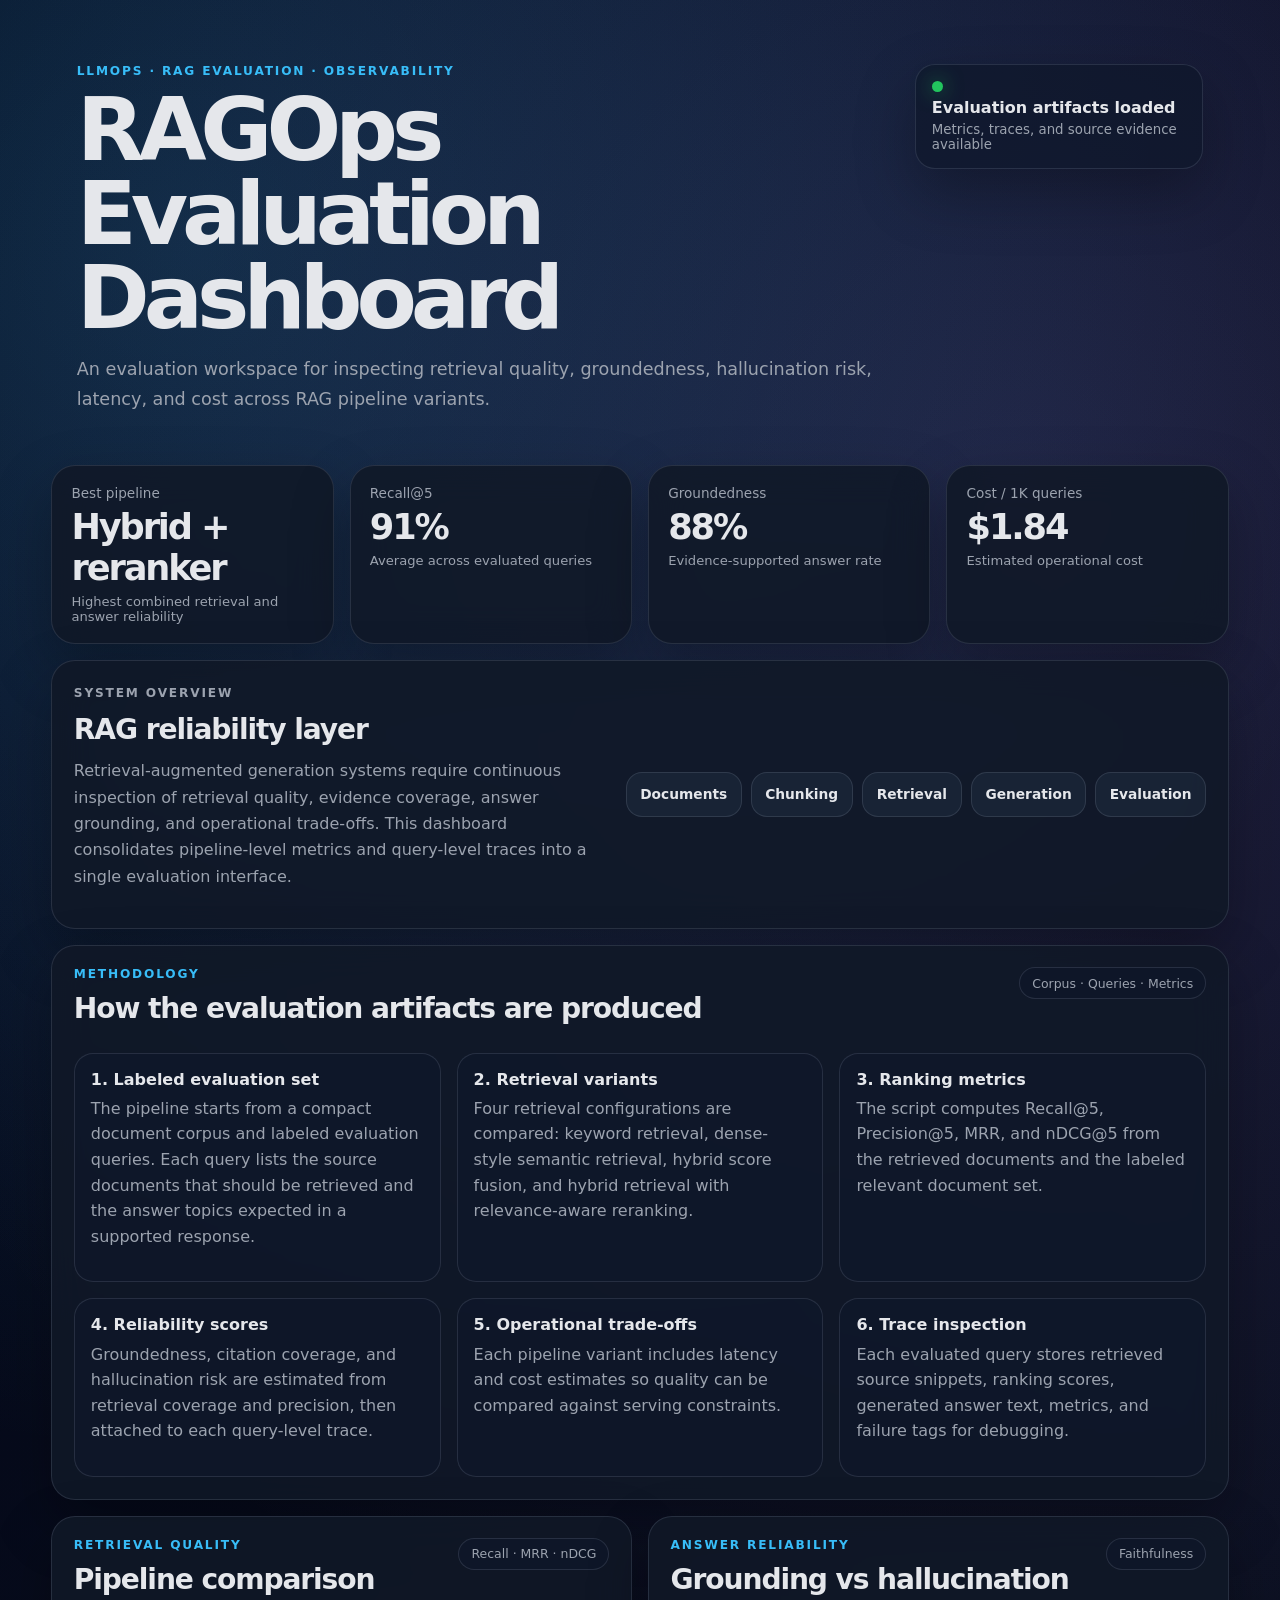
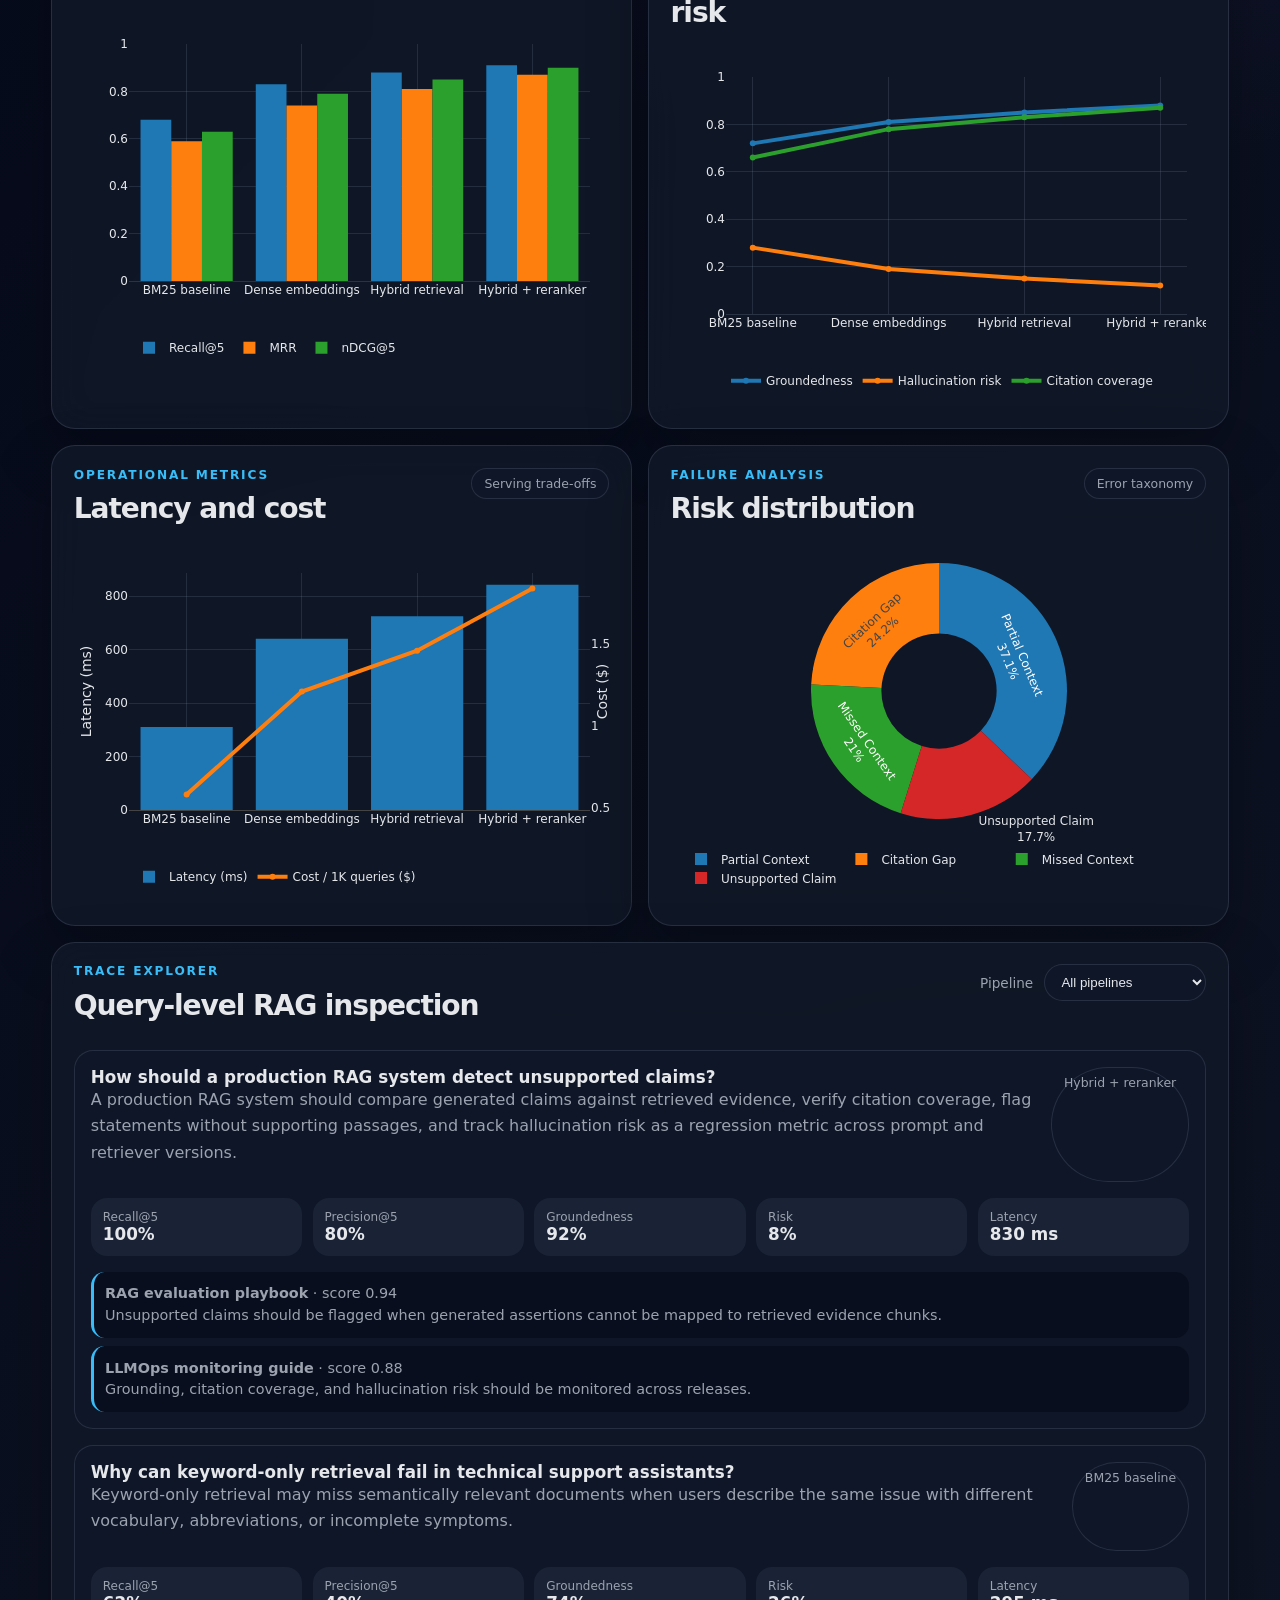
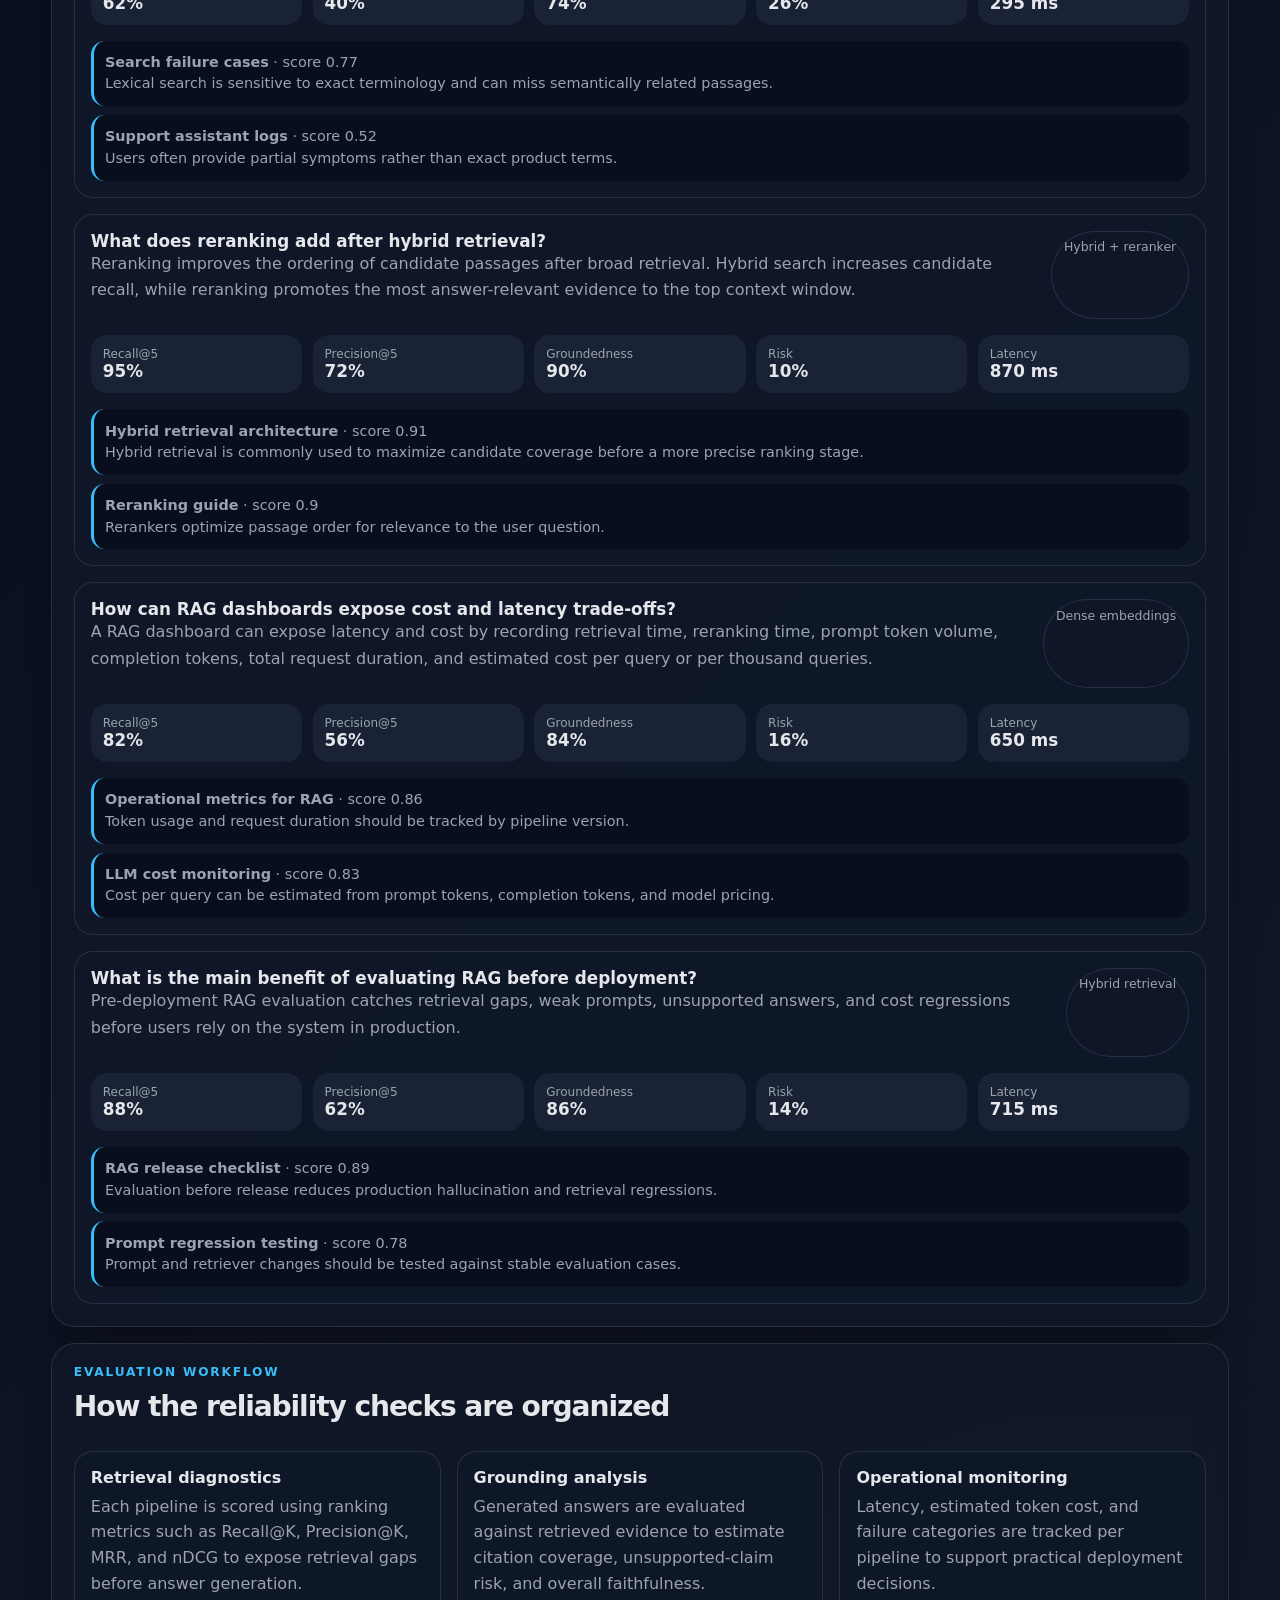
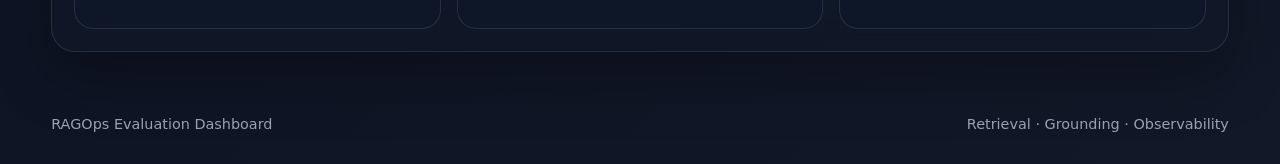
<file: index.html>
<!doctype html>
<html lang="en">
<head>
  <meta charset="utf-8" />
  <meta name="viewport" content="width=device-width, initial-scale=1" />
  <title>RAGOps Evaluation Dashboard</title>
  <meta name="description" content="RAG evaluation dashboard for retrieval quality, grounding, hallucination risk, latency, and cost analysis." />
  <link rel="stylesheet" href="css/styles.css" />
  <script defer src="https://cdn.plot.ly/plotly-2.35.2.min.js"></script>
  <script defer src="js/app.js"></script>
</head>
<body>
  <header class="topbar">
    <div>
      <p class="eyebrow">LLMOps · RAG Evaluation · Observability</p>
      <h1>RAGOps Evaluation Dashboard</h1>
      <p class="subtitle">An evaluation workspace for inspecting retrieval quality, groundedness, hallucination risk, latency, and cost across RAG pipeline variants.</p>
    </div>
    <div class="status-card">
      <span class="status-dot"></span>
      <span>Evaluation artifacts loaded</span>
      <small>Metrics, traces, and source evidence available</small>
    </div>
  </header>

  <main>
    <section class="summary-grid" id="summaryGrid"></section>

    <section class="panel intro-panel">
      <div>
        <p class="eyebrow">System overview</p>
        <h2>RAG reliability layer</h2>
        <p>
          Retrieval-augmented generation systems require continuous inspection of retrieval quality, evidence coverage, answer grounding, and operational trade-offs. This dashboard consolidates pipeline-level metrics and query-level traces into a single evaluation interface.
        </p>
      </div>
      <div class="architecture">
        <div>Documents</div>
        <span>→</span>
        <div>Chunking</div>
        <span>→</span>
        <div>Retrieval</div>
        <span>→</span>
        <div>Generation</div>
        <span>→</span>
        <div>Evaluation</div>
      </div>
    </section>

    <section class="panel">
      <div class="panel-heading">
        <div>
          <p class="eyebrow">Methodology</p>
          <h2>How the evaluation artifacts are produced</h2>
        </div>
        <span class="chip">Corpus · Queries · Metrics</span>
      </div>
      <div class="notes-grid methodology-grid">
        <article>
          <h3>1. Labeled evaluation set</h3>
          <p>The pipeline starts from a compact document corpus and labeled evaluation queries. Each query lists the source documents that should be retrieved and the answer topics expected in a supported response.</p>
        </article>
        <article>
          <h3>2. Retrieval variants</h3>
          <p>Four retrieval configurations are compared: keyword retrieval, dense-style semantic retrieval, hybrid score fusion, and hybrid retrieval with relevance-aware reranking.</p>
        </article>
        <article>
          <h3>3. Ranking metrics</h3>
          <p>The script computes Recall@5, Precision@5, MRR, and nDCG@5 from the retrieved documents and the labeled relevant document set.</p>
        </article>
        <article>
          <h3>4. Reliability scores</h3>
          <p>Groundedness, citation coverage, and hallucination risk are estimated from retrieval coverage and precision, then attached to each query-level trace.</p>
        </article>
        <article>
          <h3>5. Operational trade-offs</h3>
          <p>Each pipeline variant includes latency and cost estimates so quality can be compared against serving constraints.</p>
        </article>
        <article>
          <h3>6. Trace inspection</h3>
          <p>Each evaluated query stores retrieved source snippets, ranking scores, generated answer text, metrics, and failure tags for debugging.</p>
        </article>
      </div>
    </section>

    <section class="grid-2">
      <div class="panel">
        <div class="panel-heading">
          <div>
            <p class="eyebrow">Retrieval quality</p>
            <h2>Pipeline comparison</h2>
          </div>
          <span class="chip">Recall · MRR · nDCG</span>
        </div>
        <div id="retrievalChart" class="chart"></div>
      </div>

      <div class="panel">
        <div class="panel-heading">
          <div>
            <p class="eyebrow">Answer reliability</p>
            <h2>Grounding vs hallucination risk</h2>
          </div>
          <span class="chip">Faithfulness</span>
        </div>
        <div id="riskChart" class="chart"></div>
      </div>
    </section>

    <section class="grid-2">
      <div class="panel">
        <div class="panel-heading">
          <div>
            <p class="eyebrow">Operational metrics</p>
            <h2>Latency and cost</h2>
          </div>
          <span class="chip">Serving trade-offs</span>
        </div>
        <div id="opsChart" class="chart"></div>
      </div>

      <div class="panel">
        <div class="panel-heading">
          <div>
            <p class="eyebrow">Failure analysis</p>
            <h2>Risk distribution</h2>
          </div>
          <span class="chip">Error taxonomy</span>
        </div>
        <div id="failureChart" class="chart"></div>
      </div>
    </section>

    <section class="panel">
      <div class="panel-heading">
        <div>
          <p class="eyebrow">Trace explorer</p>
          <h2>Query-level RAG inspection</h2>
        </div>
        <div class="controls">
          <label for="pipelineSelect">Pipeline</label>
          <select id="pipelineSelect"></select>
        </div>
      </div>
      <div id="traceList" class="trace-list"></div>
    </section>

    <section class="panel">
      <div class="panel-heading">
        <div>
          <p class="eyebrow">Evaluation workflow</p>
          <h2>How the reliability checks are organized</h2>
        </div>
      </div>
      <div class="notes-grid">
        <article>
          <h3>Retrieval diagnostics</h3>
          <p>Each pipeline is scored using ranking metrics such as Recall@K, Precision@K, MRR, and nDCG to expose retrieval gaps before answer generation.</p>
        </article>
        <article>
          <h3>Grounding analysis</h3>
          <p>Generated answers are evaluated against retrieved evidence to estimate citation coverage, unsupported-claim risk, and overall faithfulness.</p>
        </article>
        <article>
          <h3>Operational monitoring</h3>
          <p>Latency, estimated token cost, and failure categories are tracked per pipeline to support practical deployment decisions.</p>
        </article>
      </div>
    </section>
  </main>

  <footer>
    <span>RAGOps Evaluation Dashboard</span>
    <span>Retrieval · Grounding · Observability</span>
  </footer>
</body>
</html>
</file>
<file: css/styles.css>
:root {
  --bg: #0b1020;
  --panel: rgba(17, 24, 39, 0.88);
  --panel-2: rgba(30, 41, 59, 0.72);
  --text: #e5e7eb;
  --muted: #9ca3af;
  --line: rgba(148, 163, 184, 0.18);
  --accent: #38bdf8;
  --accent-2: #a78bfa;
  --good: #22c55e;
  --warn: #f59e0b;
  --bad: #ef4444;
  --shadow: 0 24px 60px rgba(0, 0, 0, 0.28);
}

* { box-sizing: border-box; }

body {
  margin: 0;
  min-height: 100vh;
  font-family: Inter, ui-sans-serif, system-ui, -apple-system, BlinkMacSystemFont, "Segoe UI", sans-serif;
  color: var(--text);
  background:
    radial-gradient(circle at 15% 5%, rgba(56, 189, 248, 0.18), transparent 25%),
    radial-gradient(circle at 80% 10%, rgba(167, 139, 250, 0.16), transparent 28%),
    linear-gradient(135deg, #020617 0%, #0b1020 52%, #111827 100%);
}

.topbar {
  display: flex;
  justify-content: space-between;
  gap: 2rem;
  align-items: flex-start;
  padding: 4rem min(6vw, 5rem) 2rem;
}

.eyebrow {
  margin: 0 0 0.65rem;
  color: var(--accent);
  text-transform: uppercase;
  letter-spacing: 0.15em;
  font-size: 0.76rem;
  font-weight: 800;
}

h1, h2, h3, p { margin-top: 0; }

h1 {
  max-width: 980px;
  margin-bottom: 1rem;
  font-size: clamp(2.45rem, 7vw, 5.5rem);
  line-height: 0.95;
  letter-spacing: -0.07em;
}

h2 {
  margin-bottom: 0.75rem;
  font-size: clamp(1.25rem, 2.2vw, 1.8rem);
  letter-spacing: -0.04em;
}

h3 {
  margin-bottom: 0.45rem;
  font-size: 1rem;
}

.subtitle {
  max-width: 850px;
  color: var(--muted);
  font-size: 1.1rem;
  line-height: 1.7;
}

.status-card {
  min-width: 235px;
  display: grid;
  gap: 0.35rem;
  padding: 1rem;
  border: 1px solid var(--line);
  border-radius: 1.25rem;
  background: rgba(15, 23, 42, 0.72);
  box-shadow: var(--shadow);
}

.status-card span:not(.status-dot) { font-weight: 800; }
.status-card small { color: var(--muted); }
.status-dot {
  width: 0.7rem;
  height: 0.7rem;
  border-radius: 50%;
  background: var(--good);
  box-shadow: 0 0 20px rgba(34, 197, 94, 0.7);
}

main {
  width: min(1500px, 92vw);
  margin: 0 auto 4rem;
}

.summary-grid {
  display: grid;
  grid-template-columns: repeat(4, minmax(0, 1fr));
  gap: 1rem;
  margin-bottom: 1rem;
}

.metric-card, .panel {
  border: 1px solid var(--line);
  border-radius: 1.5rem;
  background: var(--panel);
  box-shadow: var(--shadow);
  backdrop-filter: blur(18px);
}

.metric-card {
  padding: 1.2rem;
}

.metric-label {
  color: var(--muted);
  font-size: 0.85rem;
}

.metric-value {
  margin: 0.35rem 0;
  font-size: 2.2rem;
  font-weight: 900;
  letter-spacing: -0.06em;
}

.metric-note {
  color: var(--muted);
  font-size: 0.82rem;
}

.panel {
  margin-bottom: 1rem;
  padding: 1.35rem;
}

.intro-panel {
  display: grid;
  grid-template-columns: 1fr 1.1fr;
  gap: 1.5rem;
  align-items: center;
}

.intro-panel p { color: var(--muted); line-height: 1.65; }

.architecture {
  display: grid;
  grid-template-columns: repeat(5, 1fr);
  gap: 0.55rem;
  align-items: center;
}

.architecture div {
  padding: 0.85rem;
  border-radius: 1rem;
  border: 1px solid var(--line);
  background: var(--panel-2);
  text-align: center;
  font-size: 0.86rem;
  font-weight: 800;
}

.architecture span {
  display: none;
}

.grid-2 {
  display: grid;
  grid-template-columns: repeat(2, minmax(0, 1fr));
  gap: 1rem;
}

.panel-heading {
  display: flex;
  justify-content: space-between;
  gap: 1rem;
  align-items: flex-start;
  margin-bottom: 1rem;
}

.chip, select {
  border: 1px solid var(--line);
  border-radius: 999px;
  background: rgba(15, 23, 42, 0.88);
  color: var(--text);
}

.chip {
  padding: 0.45rem 0.75rem;
  color: var(--muted);
  font-size: 0.78rem;
  white-space: nowrap;
}

.controls {
  display: flex;
  gap: 0.65rem;
  align-items: center;
  color: var(--muted);
  font-size: 0.85rem;
}

select {
  padding: 0.55rem 0.8rem;
  outline: none;
}

.chart {
  width: 100%;
  min-height: 350px;
}

.trace-list {
  display: grid;
  gap: 1rem;
}

.trace-card {
  display: grid;
  gap: 1rem;
  padding: 1rem;
  border: 1px solid var(--line);
  border-radius: 1.2rem;
  background: rgba(15, 23, 42, 0.62);
}

.trace-top {
  display: flex;
  justify-content: space-between;
  gap: 1rem;
}

.trace-question {
  font-weight: 850;
  font-size: 1.05rem;
}

.trace-answer {
  color: var(--muted);
  line-height: 1.65;
}

.trace-metrics {
  display: grid;
  grid-template-columns: repeat(5, minmax(0, 1fr));
  gap: 0.65rem;
}

.trace-metric {
  padding: 0.75rem;
  border-radius: 1rem;
  background: rgba(30, 41, 59, 0.72);
}

.trace-metric span {
  display: block;
  color: var(--muted);
  font-size: 0.75rem;
}

.trace-metric strong {
  font-size: 1.05rem;
}

.sources {
  display: grid;
  gap: 0.55rem;
}

.source {
  padding: 0.7rem;
  border-left: 3px solid var(--accent);
  border-radius: 0.85rem;
  background: rgba(8, 13, 28, 0.8);
  color: var(--muted);
  line-height: 1.5;
  font-size: 0.9rem;
}

.notes-grid {
  display: grid;
  grid-template-columns: repeat(3, minmax(0, 1fr));
  gap: 1rem;
}

.notes-grid article {
  padding: 1rem;
  border: 1px solid var(--line);
  border-radius: 1.2rem;
  background: rgba(15, 23, 42, 0.62);
}

.notes-grid p { color: var(--muted); line-height: 1.6; }

footer {
  display: flex;
  justify-content: space-between;
  width: min(1500px, 92vw);
  margin: 0 auto 2rem;
  color: var(--muted);
  font-size: 0.9rem;
}

@media (max-width: 980px) {
  .topbar, .intro-panel, .grid-2 { grid-template-columns: 1fr; display: grid; }
  .topbar { padding-top: 2rem; }
  .summary-grid { grid-template-columns: repeat(2, minmax(0, 1fr)); }
  .architecture { grid-template-columns: 1fr; }
  .trace-metrics, .notes-grid { grid-template-columns: repeat(2, minmax(0, 1fr)); }
}

@media (max-width: 620px) {
  .summary-grid, .trace-metrics, .notes-grid { grid-template-columns: 1fr; }
  .panel-heading, .trace-top, footer { flex-direction: column; display: flex; }
}
</file>
